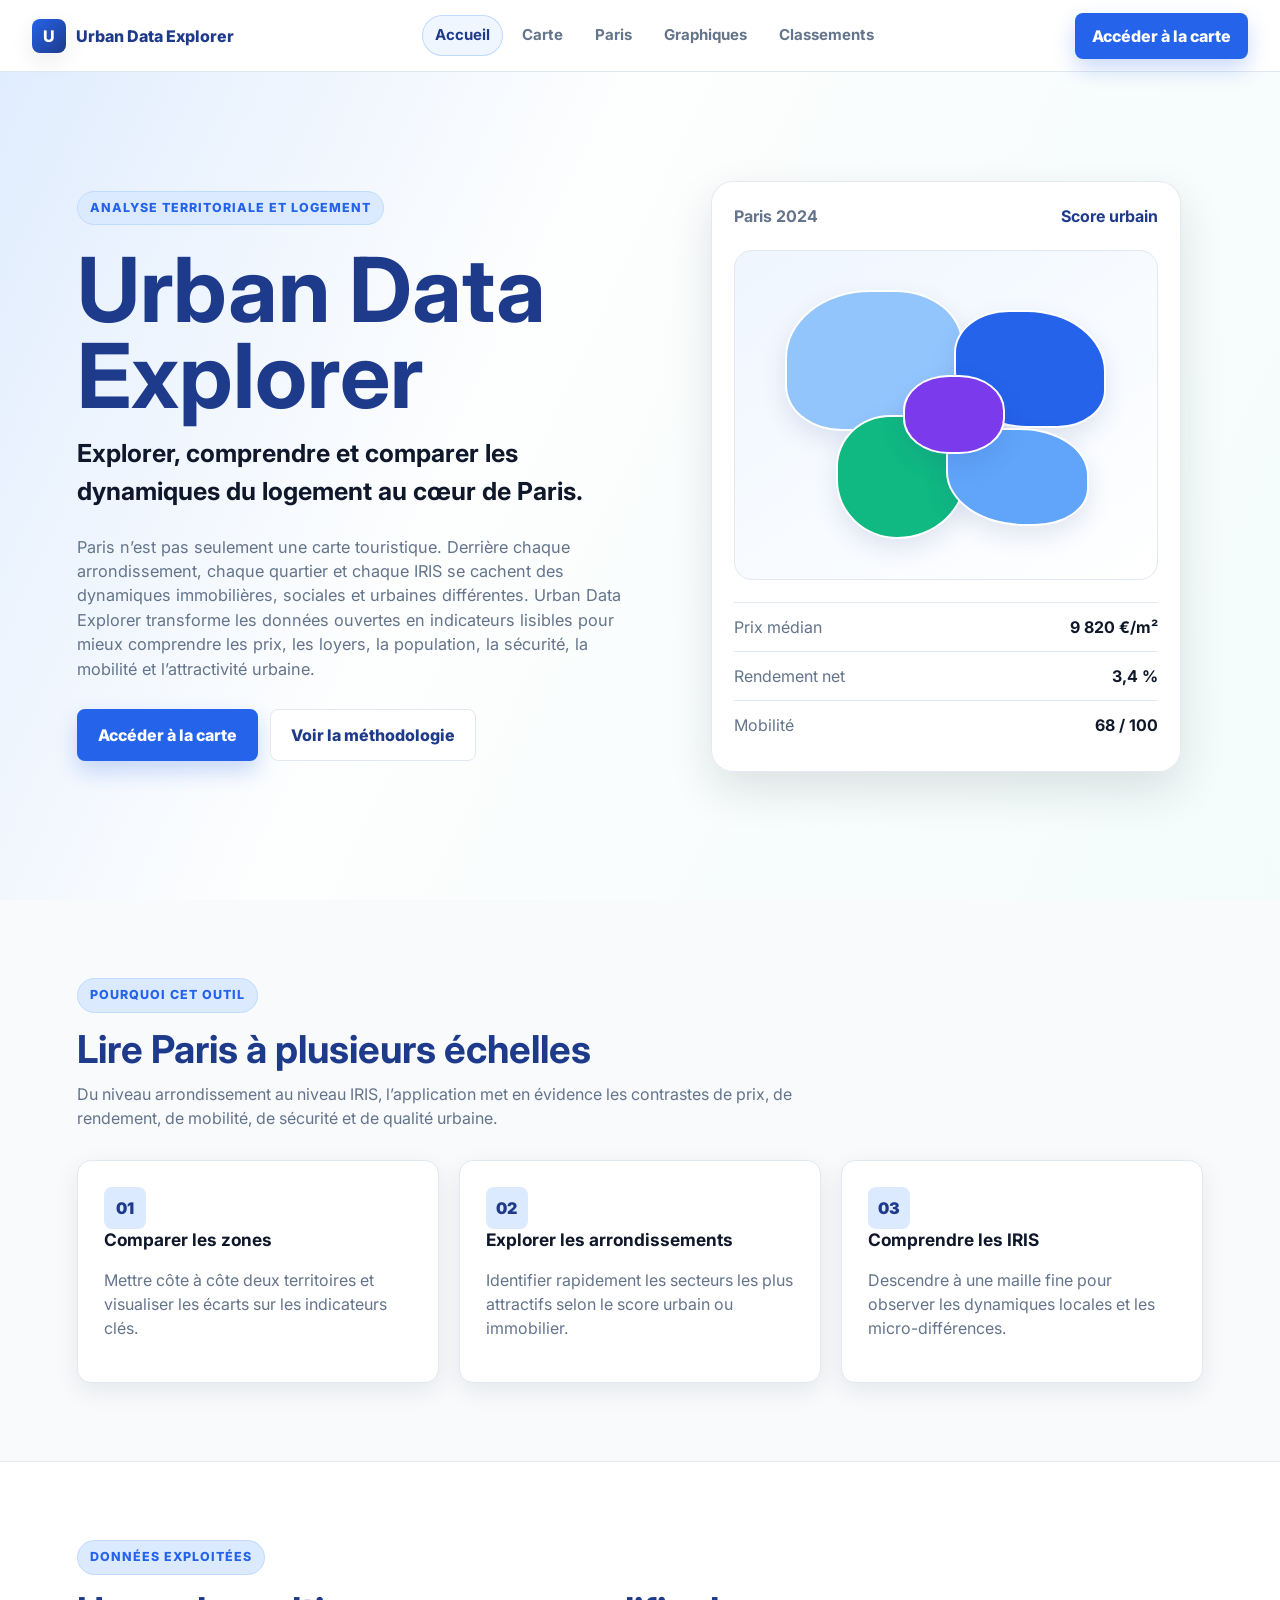
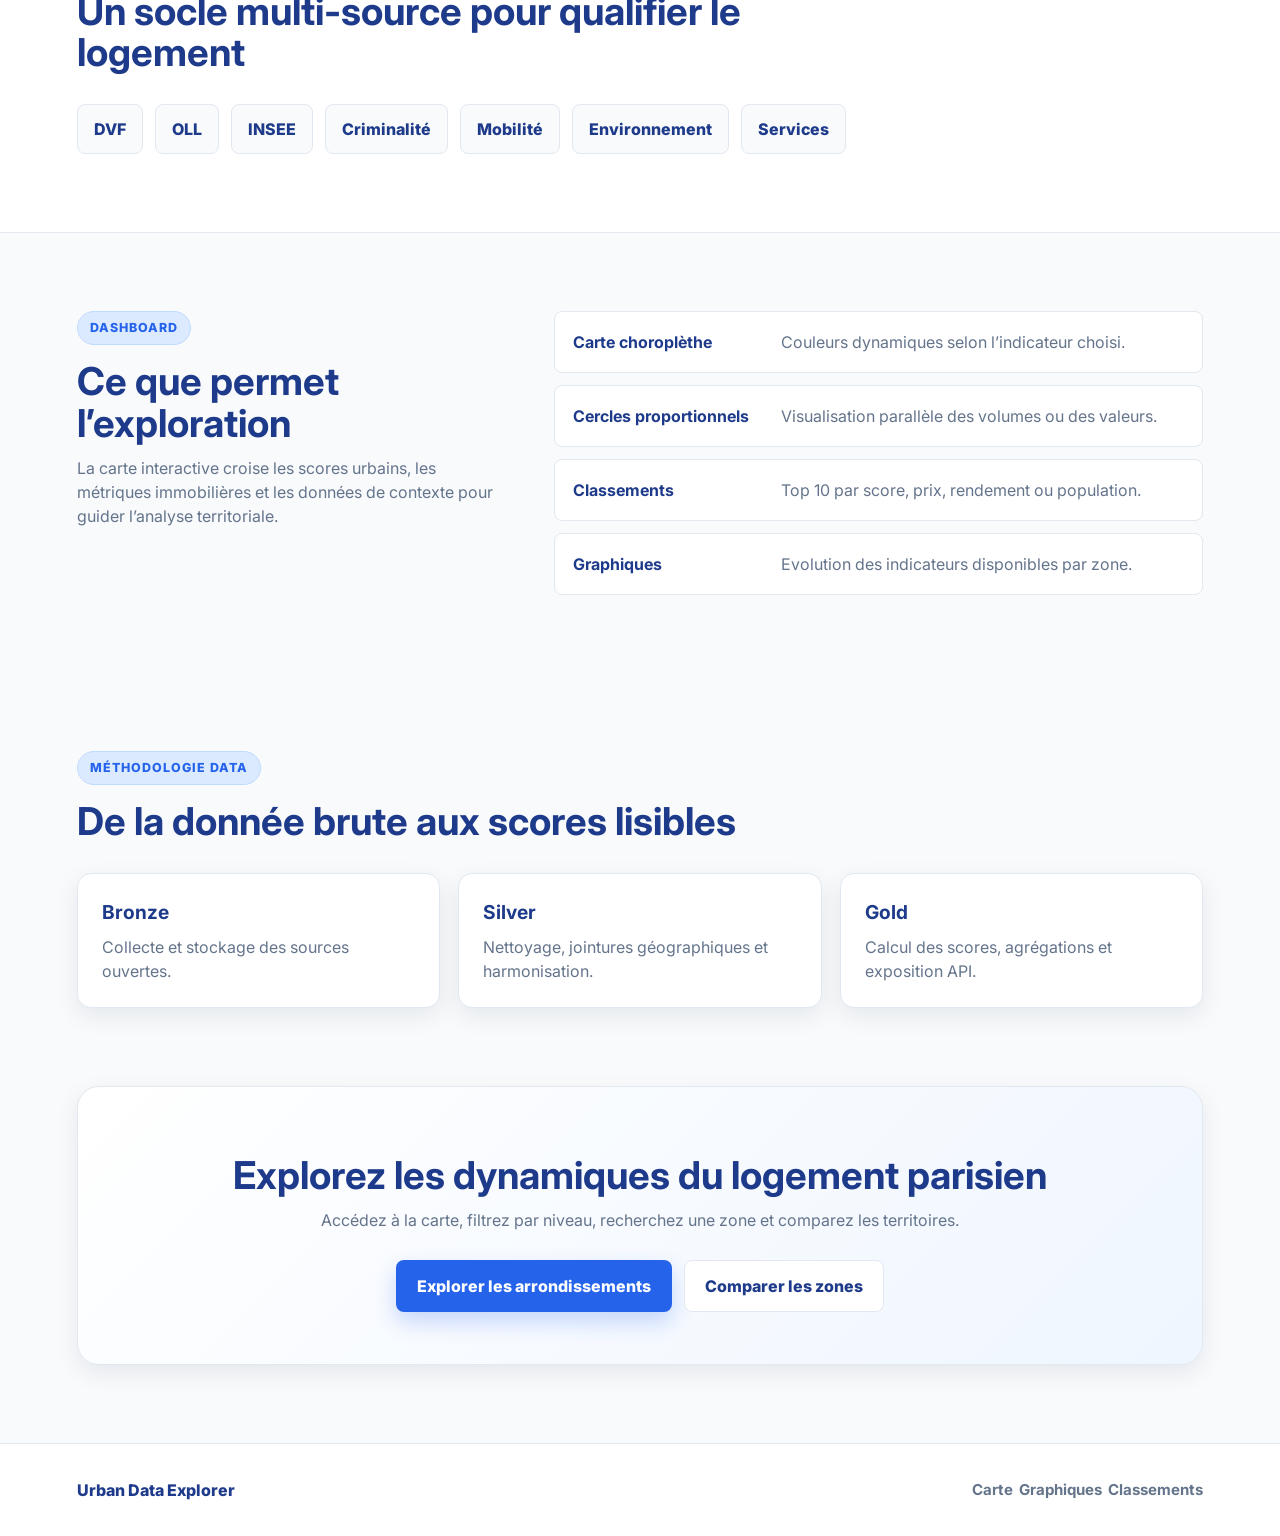
<file: frontend/index.html>
﻿<!DOCTYPE html>
<html lang="fr">
<head>
  <meta charset="UTF-8">
  <meta name="viewport" content="width=device-width, initial-scale=1.0">
  <title>Urban Data Explorer | Dynamiques du logement à Paris</title>
  <meta name="description" content="Explorer, comprendre et comparer les dynamiques du logement au coeur de Paris.">
  <link rel="preconnect" href="https://fonts.googleapis.com">
  <link rel="preconnect" href="https://fonts.gstatic.com" crossorigin>
  <link href="https://fonts.googleapis.com/css2?family=Inter:wght@400;500;600;700;800&display=swap" rel="stylesheet">
  <link rel="stylesheet" href="css/base.css">
  <link rel="stylesheet" href="css/components.css">
  <link rel="stylesheet" href="css/landing.css">
  <link rel="stylesheet" href="css/responsive.css">
</head>
<body>
  <header class="site-header">
    <a class="brand" href="index.html" aria-label="Urban Data Explorer">
      <span class="brand-mark">U</span>
      <span>Urban Data Explorer</span>
    </a>
    <nav class="site-nav" aria-label="Navigation principale"><a class="is-active" href="index.html">Accueil</a><a href="map.html">Carte</a><a href="paris.html">Paris</a><a href="graph.html">Graphiques</a><a href="ranking.html">Classements</a></nav>
    <a class="button button-primary" href="map.html">Accéder à la carte</a>
  </header>

  <main>
    <section class="hero">
      <div class="hero-content">
        <span class="eyebrow">Analyse territoriale et logement</span>
        <h1>Urban Data Explorer</h1>
        <p class="hero-subtitle">Explorer, comprendre et comparer les dynamiques du logement au cœur de Paris.</p>
        <p class="hero-text">Paris n’est pas seulement une carte touristique. Derrière chaque arrondissement, chaque quartier et chaque IRIS se cachent des dynamiques immobilières, sociales et urbaines différentes. Urban Data Explorer transforme les données ouvertes en indicateurs lisibles pour mieux comprendre les prix, les loyers, la population, la sécurité, la mobilité et l’attractivité urbaine.</p>
        <div class="hero-actions">
          <a class="button button-primary button-large" href="map.html">Accéder à la carte</a>
          <a class="button button-secondary button-large" href="methodology.html">Voir la méthodologie</a>
        </div>
      </div>
      <div class="hero-visual" aria-label="Aperçu analytique de Paris">
        <div class="paris-panel">
          <div class="panel-topline">
            <span>Paris 2024</span>
            <strong>Score urbain</strong>
          </div>
          <div class="mini-map" aria-hidden="true">
            <span class="zone zone-a"></span>
            <span class="zone zone-b"></span>
            <span class="zone zone-c"></span>
            <span class="zone zone-d"></span>
            <span class="zone zone-e"></span>
          </div>
          <div class="metric-row"><span>Prix médian</span><strong>9 820 €/m²</strong></div>
          <div class="metric-row"><span>Rendement net</span><strong>3,4 %</strong></div>
          <div class="metric-row"><span>Mobilité</span><strong>68 / 100</strong></div>
        </div>
      </div>
    </section>

    <section class="section">
      <div class="section-heading">
        <span class="eyebrow">Pourquoi cet outil </span>
        <h2>Lire Paris à plusieurs échelles</h2>
        <p>Du niveau arrondissement au niveau IRIS, l’application met en évidence les contrastes de prix, de rendement, de mobilité, de sécurité et de qualité urbaine.</p>
      </div>
      <div class="feature-grid">
        <article class="feature-card">
          <span class="icon-chip">01</span>
          <h3>Comparer les zones</h3>
          <p>Mettre côte à côte deux territoires et visualiser les écarts sur les indicateurs clés.</p>
        </article>
        <article class="feature-card">
          <span class="icon-chip">02</span>
          <h3>Explorer les arrondissements</h3>
          <p>Identifier rapidement les secteurs les plus attractifs selon le score urbain ou immobilier.</p>
        </article>
        <article class="feature-card">
          <span class="icon-chip">03</span>
          <h3>Comprendre les IRIS</h3>
          <p>Descendre à une maille fine pour observer les dynamiques locales et les micro-différences.</p>
        </article>
      </div>
    </section>

    <section class="section soft-band">
      <div class="section-heading">
        <span class="eyebrow">Données exploitées</span>
        <h2>Un socle multi-source pour qualifier le logement</h2>
      </div>
      <div class="data-strip">
        <span>DVF</span>
        <span>OLL</span>
        <span>INSEE</span>
        <span>Criminalité</span>
        <span>Mobilité</span>
        <span>Environnement</span>
        <span>Services</span>
      </div>
    </section>

    <section class="section split-section">
      <div>
        <span class="eyebrow">Dashboard</span>
        <h2>Ce que permet l’exploration</h2>
        <p>La carte interactive croise les scores urbains, les métriques immobilières et les données de contexte pour guider l’analyse territoriale.</p>
      </div>
      <div class="capability-list">
        <div><strong>Carte choroplèthe</strong><span>Couleurs dynamiques selon l’indicateur choisi.</span></div>
        <div><strong>Cercles proportionnels</strong><span>Visualisation parallèle des volumes ou des valeurs.</span></div>
        <div><strong>Classements</strong><span>Top 10 par score, prix, rendement ou population.</span></div>
        <div><strong>Graphiques</strong><span>Evolution des indicateurs disponibles par zone.</span></div>
      </div>
    </section>

    <section class="section methodology-preview">
      <div class="section-heading">
        <span class="eyebrow">Méthodologie data</span>
        <h2>De la donnée brute aux scores lisibles</h2>
      </div>
      <div class="pipeline">
        <div><strong>Bronze</strong><span>Collecte et stockage des sources ouvertes.</span></div>
        <div><strong>Silver</strong><span>Nettoyage, jointures géographiques et harmonisation.</span></div>
        <div><strong>Gold</strong><span>Calcul des scores, agrégations et exposition API.</span></div>
      </div>
    </section>

    <section class="cta-section">
      <h2>Explorez les dynamiques du logement parisien</h2>
      <p>Accédez à la carte, filtrez par niveau, recherchez une zone et comparez les territoires.</p>
      <div class="hero-actions centered">
        <a class="button button-primary button-large" href="map.html">Explorer les arrondissements</a>
        <a class="button button-secondary button-large" href="map.html#comparison">Comparer les zones</a>
      </div>
    </section>
  </main>

  <footer class="site-footer"><span>Urban Data Explorer</span><nav><a href="map.html">Carte</a><a href="graph.html">Graphiques</a><a href="ranking.html">Classements</a></nav></footer>

  <script src="js/main-landing.js"></script>
</body>
</html>
</file>
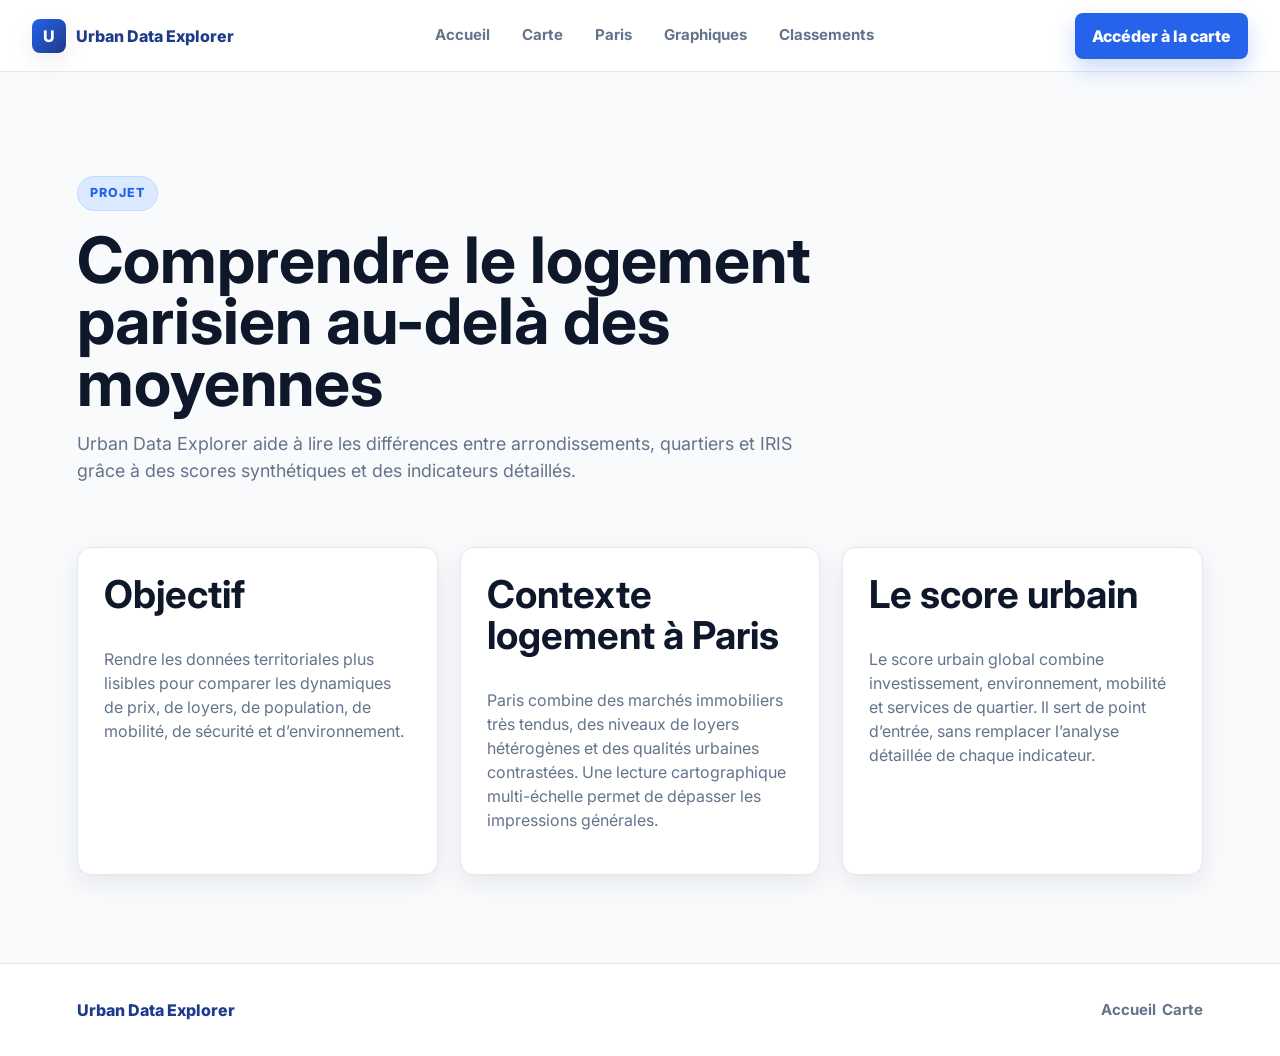
<file: frontend/about.html>
﻿<!DOCTYPE html>
<html lang="fr">
<head>
  <meta charset="UTF-8">
  <meta name="viewport" content="width=device-width, initial-scale=1.0">
  <title>Projet | Urban Data Explorer</title>
  <link rel="preconnect" href="https://fonts.googleapis.com">
  <link rel="preconnect" href="https://fonts.gstatic.com" crossorigin>
  <link href="https://fonts.googleapis.com/css2?family=Inter:wght@400;500;600;700;800&display=swap" rel="stylesheet">
  <link rel="stylesheet" href="css/base.css">
  <link rel="stylesheet" href="css/components.css">
  <link rel="stylesheet" href="css/landing.css">
  <link rel="stylesheet" href="css/responsive.css">
</head>
<body>
  <header class="site-header">
    <a class="brand" href="index.html"><span class="brand-mark">U</span><span>Urban Data Explorer</span></a>
    <nav class="site-nav"><a href="index.html">Accueil</a><a href="map.html">Carte</a><a href="paris.html">Paris</a><a href="graph.html">Graphiques</a><a href="ranking.html">Classements</a></nav>
    <a class="button button-primary" href="map.html">Accéder à la carte</a>
  </header>
  <main class="content-page">
    <section class="page-hero">
      <span class="eyebrow">Projet</span>
      <h1>Comprendre le logement parisien au-delà des moyennes</h1>
      <p>Urban Data Explorer aide à lire les différences entre arrondissements, quartiers et IRIS grâce à des scores synthétiques et des indicateurs détaillés.</p>
    </section>
    <section class="text-grid">
      <article>
        <h2>Objectif</h2>
        <p>Rendre les données territoriales plus lisibles pour comparer les dynamiques de prix, de loyers, de population, de mobilité, de sécurité et d’environnement.</p>
      </article>
      <article>
        <h2>Contexte logement à Paris</h2>
        <p>Paris combine des marchés immobiliers très tendus, des niveaux de loyers hétérogènes et des qualités urbaines contrastées. Une lecture cartographique multi-échelle permet de dépasser les impressions générales.</p>
      </article>
      <article>
        <h2>Le score urbain</h2>
        <p>Le score urbain global combine investissement, environnement, mobilité et services de quartier. Il sert de point d’entrée, sans remplacer l’analyse détaillée de chaque indicateur.</p>
      </article>
    </section>
  </main>
  <footer class="site-footer"><span>Urban Data Explorer</span><nav><a href="index.html">Accueil</a><a href="map.html">Carte</a></nav></footer>
</body>
</html>
</file>
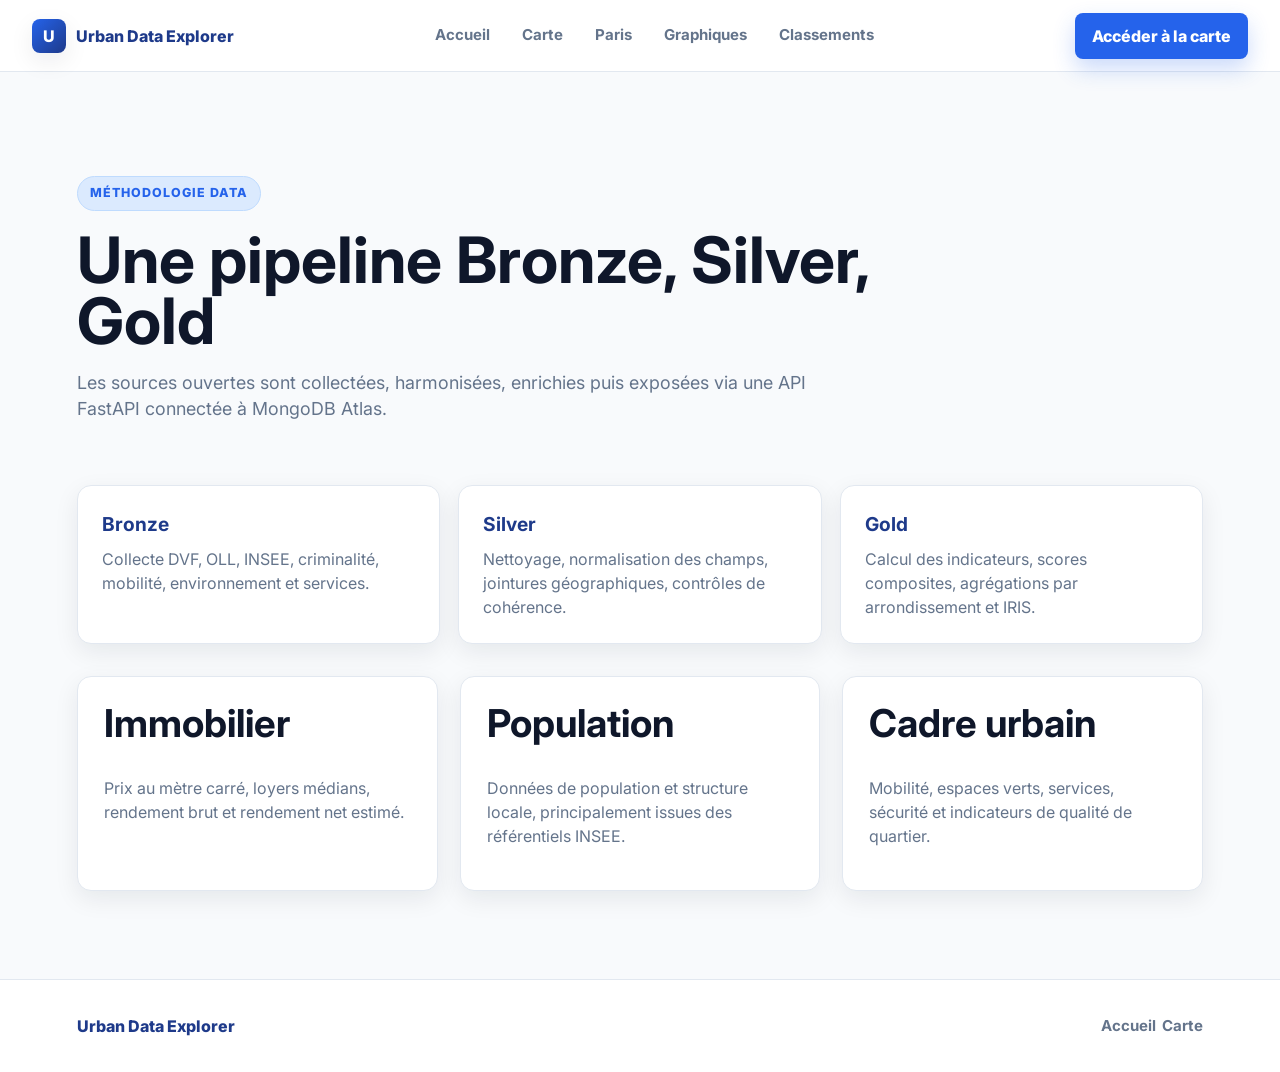
<file: frontend/methodology.html>
﻿<!DOCTYPE html>
<html lang="fr">
<head>
  <meta charset="UTF-8">
  <meta name="viewport" content="width=device-width, initial-scale=1.0">
  <title>Méthodologie | Urban Data Explorer</title>
  <link rel="preconnect" href="https://fonts.googleapis.com">
  <link rel="preconnect" href="https://fonts.gstatic.com" crossorigin>
  <link href="https://fonts.googleapis.com/css2?family=Inter:wght@400;500;600;700;800&display=swap" rel="stylesheet">
  <link rel="stylesheet" href="css/base.css">
  <link rel="stylesheet" href="css/components.css">
  <link rel="stylesheet" href="css/landing.css">
  <link rel="stylesheet" href="css/responsive.css">
</head>
<body>
  <header class="site-header">
    <a class="brand" href="index.html"><span class="brand-mark">U</span><span>Urban Data Explorer</span></a>
    <nav class="site-nav"><a href="index.html">Accueil</a><a href="map.html">Carte</a><a href="paris.html">Paris</a><a href="graph.html">Graphiques</a><a href="ranking.html">Classements</a></nav>
    <a class="button button-primary" href="map.html">Accéder à la carte</a>
  </header>
  <main class="content-page">
    <section class="page-hero">
      <span class="eyebrow">Méthodologie data</span>
      <h1>Une pipeline Bronze, Silver, Gold</h1>
      <p>Les sources ouvertes sont collectées, harmonisées, enrichies puis exposées via une API FastAPI connectée à MongoDB Atlas.</p>
    </section>
    <section class="pipeline large">
      <div><strong>Bronze</strong><span>Collecte DVF, OLL, INSEE, criminalité, mobilité, environnement et services.</span></div>
      <div><strong>Silver</strong><span>Nettoyage, normalisation des champs, jointures géographiques, contrôles de cohérence.</span></div>
      <div><strong>Gold</strong><span>Calcul des indicateurs, scores composites, agrégations par arrondissement et IRIS.</span></div>
    </section>
    <section class="text-grid">
      <article><h2>Immobilier</h2><p>Prix au mètre carré, loyers médians, rendement brut et rendement net estimé.</p></article>
      <article><h2>Population</h2><p>Données de population et structure locale, principalement issues des référentiels INSEE.</p></article>
      <article><h2>Cadre urbain</h2><p>Mobilité, espaces verts, services, sécurité et indicateurs de qualité de quartier.</p></article>
    </section>
  </main>
  <footer class="site-footer"><span>Urban Data Explorer</span><nav><a href="index.html">Accueil</a><a href="map.html">Carte</a></nav></footer>
</body>
</html>
</file>
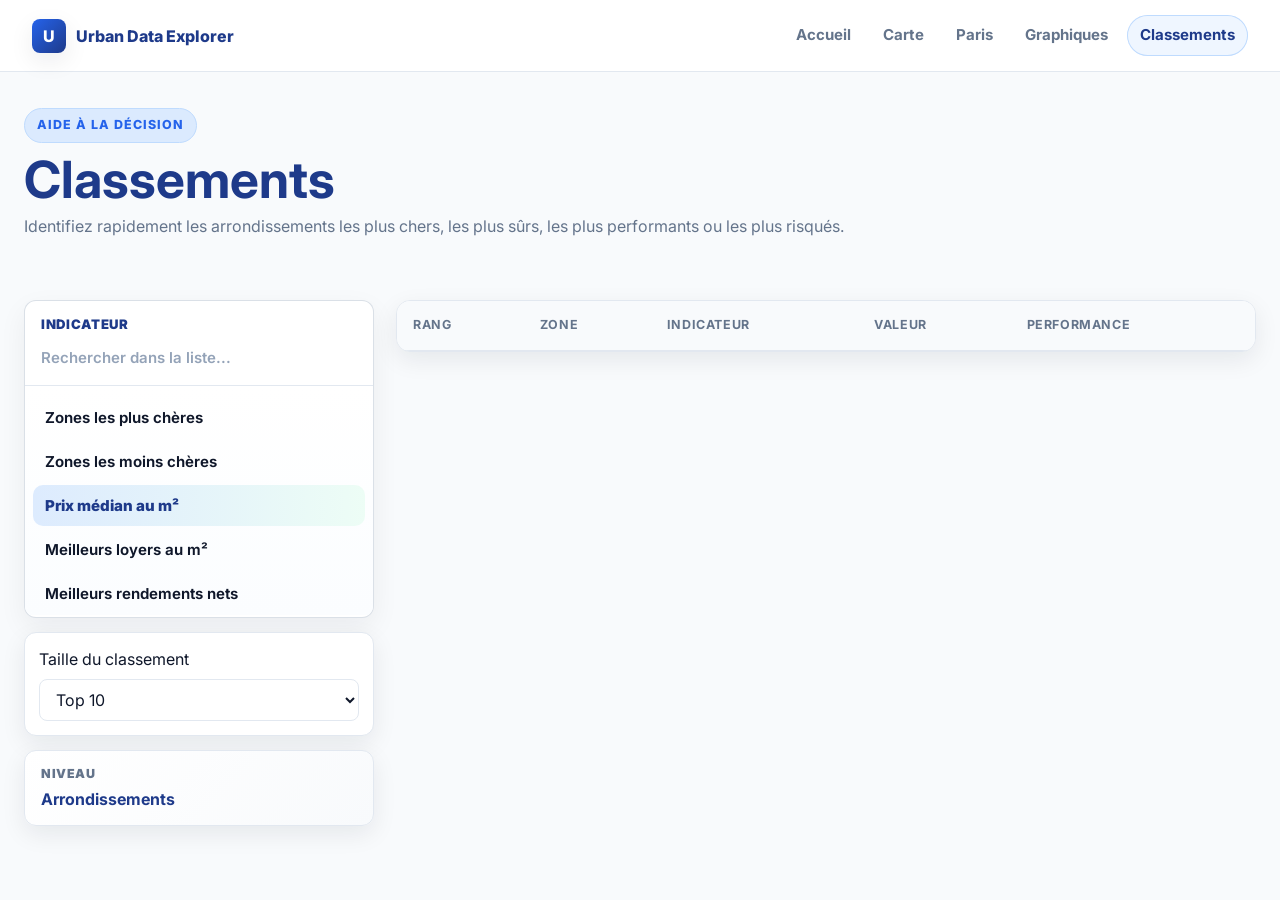
<file: frontend/ranking.html>
﻿<!DOCTYPE html>
<html lang="fr">
<head>
  <meta charset="UTF-8">
  <meta name="viewport" content="width=device-width, initial-scale=1.0">
  <title>Classements | Urban Data Explorer</title>
  <link rel="preconnect" href="https://fonts.googleapis.com">
  <link rel="preconnect" href="https://fonts.gstatic.com" crossorigin>
  <link href="https://fonts.googleapis.com/css2?family=Inter:wght@400;500;600;700;800&display=swap" rel="stylesheet">
  <link rel="stylesheet" href="css/base.css">
  <link rel="stylesheet" href="css/components.css">
  <link rel="stylesheet" href="css/dashboard.css">
  <link rel="stylesheet" href="css/responsive.css">
</head>
<body>
  <header class="site-header">
    <a class="brand" href="index.html"><span class="brand-mark">U</span><span>Urban Data Explorer</span></a>
    <nav class="site-nav" aria-label="Navigation principale">
      <a href="index.html">Accueil</a>
      <a href="map.html">Carte</a>
      <a href="paris.html">Paris</a>
      <a href="graph.html">Graphiques</a>
      <a class="is-active" href="ranking.html">Classements</a>
    </nav>
  </header>

  <main class="dashboard-page">
    <section class="dashboard-hero">
      <div>
        <span class="eyebrow">Aide à la décision</span>
        <h1>Classements</h1>
        <p>Identifiez rapidement les arrondissements les plus chers, les plus sûrs, les plus performants ou les plus risqués.</p>
      </div>
    </section>

    <section id="decision-cards" class="decision-cards"></section>

    <section class="analysis-layout ranking-layout">
      <aside class="analysis-sidebar">
        <div class="list-picker unified-list">
          <label class="search-select-label" for="ranking-search">Indicateur</label>
          <input id="ranking-search" class="control-input list-search" type="search" placeholder="Rechercher dans la liste...">
          <select id="ranking-indicator" class="control-input" size="12"></select>
        </div>

        <label class="dashboard-control compact-control">
          <span class="panel-label">Taille du classement</span>
          <select id="ranking-top" class="control-input">
            <option value="10">Top 10</option>
            <option value="20">Top 20</option>
          </select>
        </label>

        <div class="status-pill">
          <span>Niveau</span>
          <strong>Arrondissements</strong>
        </div>
      </aside>

      <section class="ranking-panel analysis-content">
        <table class="ranking-table">
          <thead>
            <tr>
              <th>Rang</th>
              <th>Zone</th>
              <th>Indicateur</th>
              <th>Valeur</th>
              <th>Performance</th>
            </tr>
          </thead>
          <tbody id="ranking-table-body"></tbody>
        </table>
      </section>
    </section>
  </main>

  <script src="js/config.js"></script>
  <script src="js/api.js"></script>
  <script src="js/ui.js"></script>
  <script src="js/main-ranking.js"></script>
</body>
</html>
</file>
<file: frontend/css/base.css>
﻿:root {
  --color-bg: #f8fafc;
  --color-surface: #ffffff;
  --color-surface-soft: #f1f5f9;
  --color-text: #0f172a;
  --color-muted: #64748b;
  --color-border: #e2e8f0;
  --color-primary: #2563eb;
  --color-primary-dark: #1e3a8a;
  --color-primary-soft: #dbeafe;
  --color-accent: #10b981;
  --color-violet: #7c3aed;
  --shadow-sm: 0 8px 24px rgba(15, 23, 42, 0.08);
  --shadow-md: 0 18px 45px rgba(15, 23, 42, 0.12);
  --radius-sm: 8px;
  --radius-md: 14px;
  --radius-lg: 22px;
  --header-height: 72px;
  --font-main: "Inter", Arial, sans-serif;
}

* {
  box-sizing: border-box;
}

html {
  scroll-behavior: smooth;
}

body {
  margin: 0;
  background: var(--color-bg);
  color: var(--color-text);
  font-family: var(--font-main);
  line-height: 1.5;
}

a {
  color: inherit;
  text-decoration: none;
}

button,
input,
select {
  font: inherit;
}

button {
  cursor: pointer;
}

img,
canvas {
  max-width: 100%;
}

h1,
h2,
h3,
p {
  margin-top: 0;
}

h1 {
  font-size: clamp(2.9rem, 7vw, 5.9rem);
  line-height: 0.96;
  letter-spacing: 0;
}

h2 {
  font-size: clamp(1.8rem, 3vw, 2.8rem);
  line-height: 1.08;
  letter-spacing: 0;
}

h3 {
  font-size: 1.08rem;
  line-height: 1.25;
}

p {
  color: var(--color-muted);
}

.site-header,
.map-header {
  height: var(--header-height);
  display: flex;
  align-items: center;
  justify-content: space-between;
  gap: 24px;
  padding: 0 32px;
  background: rgba(255, 255, 255, 0.92);
  border-bottom: 1px solid var(--color-border);
  backdrop-filter: blur(18px);
  position: sticky;
  top: 0;
  z-index: 20;
}

.brand {
  display: inline-flex;
  align-items: center;
  gap: 10px;
  font-weight: 800;
  color: var(--color-primary-dark);
  white-space: nowrap;
}

.brand-mark {
  display: inline-grid;
  place-items: center;
  width: 34px;
  height: 34px;
  border-radius: 8px;
  color: white;
  background: linear-gradient(135deg, var(--color-primary), var(--color-primary-dark));
  box-shadow: var(--shadow-sm);
}

.site-nav,
.map-nav,
.site-footer nav {
  display: flex;
  align-items: center;
  gap: 6px;
  color: var(--color-muted);
  font-weight: 700;
  font-size: 0.94rem;
}

.site-nav a,
.map-nav a {
  border-radius: 999px;
  padding: 9px 13px;
  transition: color 160ms ease, background 160ms ease, transform 160ms ease;
}

.site-nav a:hover,
.map-nav a:hover {
  color: var(--color-primary);
  background: var(--color-primary-soft);
  transform: translateY(-1px);
}

.site-nav a.is-active,
.map-nav a.is-active {
  color: var(--color-primary-dark);
  background: #eff6ff;
  box-shadow: inset 0 0 0 1px #bfdbfe;
}

.site-footer a:hover {
  color: var(--color-primary);
}

.site-footer {
  display: flex;
  align-items: center;
  justify-content: space-between;
  gap: 24px;
  padding: 34px 6vw;
  color: var(--color-muted);
  border-top: 1px solid var(--color-border);
  background: var(--color-surface);
}

.site-footer > span {
  color: var(--color-primary-dark);
  font-weight: 800;
}

.eyebrow {
  display: inline-flex;
  align-items: center;
  color: var(--color-primary);
  background: var(--color-primary-soft);
  border: 1px solid #bfdbfe;
  border-radius: 999px;
  padding: 7px 12px;
  font-size: 0.78rem;
  font-weight: 800;
  text-transform: uppercase;
  letter-spacing: 0.08em;
}

.content-page {
  padding: 48px 6vw 88px;
}

.page-hero {
  max-width: 900px;
  padding: 56px 0 44px;
}

.page-hero h1 {
  margin: 18px 0;
  font-size: clamp(2.4rem, 5vw, 4.6rem);
}

.page-hero p {
  max-width: 760px;
  font-size: 1.12rem;
}

.text-grid {
  display: grid;
  grid-template-columns: repeat(3, minmax(0, 1fr));
  gap: 22px;
}

.text-grid article {
  background: var(--color-surface);
  border: 1px solid var(--color-border);
  border-radius: var(--radius-md);
  padding: 26px;
  box-shadow: var(--shadow-sm);
}
</file>
<file: frontend/css/components.css>
﻿.button {
  display: inline-flex;
  align-items: center;
  justify-content: center;
  gap: 8px;
  min-height: 40px;
  padding: 10px 16px;
  border: 1px solid transparent;
  border-radius: 8px;
  font-weight: 800;
  transition: transform 160ms ease, box-shadow 160ms ease, background 160ms ease;
}

.button:hover {
  transform: translateY(-1px);
}

.button-primary {
  color: #ffffff;
  background: var(--color-primary);
  box-shadow: 0 10px 22px rgba(37, 99, 235, 0.24);
}

.button-primary:hover {
  background: #1d4ed8;
}

.button-secondary {
  color: var(--color-primary-dark);
  background: #ffffff;
  border-color: var(--color-border);
}

.button-secondary:hover {
  border-color: #bfdbfe;
  box-shadow: var(--shadow-sm);
}

.button-large {
  min-height: 48px;
  padding: 13px 20px;
}

.text-button {
  border: 0;
  background: transparent;
  color: var(--color-primary);
  font-weight: 800;
}

.icon-button {
  width: 42px;
  height: 42px;
  display: inline-grid;
  place-items: center;
  border: 1px solid var(--color-border);
  border-radius: 8px;
  color: var(--color-primary-dark);
  background: #ffffff;
  box-shadow: var(--shadow-sm);
  font-weight: 900;
}

.control-input,
.search-box input {
  width: 100%;
  height: 42px;
  border: 1px solid var(--color-border);
  border-radius: 8px;
  background: #ffffff;
  color: var(--color-text);
  padding: 0 12px;
  outline: none;
}

.control-input:focus,
.search-box input:focus {
  border-color: #93c5fd;
  box-shadow: 0 0 0 4px rgba(37, 99, 235, 0.12);
}

.segmented {
  display: grid;
  grid-template-columns: 1fr 1fr;
  gap: 6px;
  padding: 5px;
  border: 1px solid var(--color-border);
  border-radius: 10px;
  background: var(--color-surface-soft);
}

.segment {
  min-height: 38px;
  border: 0;
  border-radius: 8px;
  background: transparent;
  color: var(--color-muted);
  font-weight: 800;
}

.segment.is-active {
  color: #ffffff;
  background: var(--color-primary);
  box-shadow: 0 8px 18px rgba(37, 99, 235, 0.2);
}

.kpi-grid {
  display: grid;
  grid-template-columns: repeat(2, minmax(0, 1fr));
  gap: 10px;
}

.kpi-card {
  border: 1px solid var(--color-border);
  border-radius: 8px;
  background: #ffffff;
  padding: 12px;
}

.kpi-card span {
  display: block;
  color: var(--color-muted);
  font-size: 0.75rem;
  font-weight: 700;
}

.kpi-card strong {
  display: block;
  margin-top: 5px;
  color: var(--color-text);
  font-size: 1rem;
}

.kpi-card .score-track {
  height: 7px;
  margin-top: 10px;
  border-radius: 999px;
  background: #e2e8f0;
  overflow: hidden;
}

.kpi-card .score-track span {
  display: block;
  height: 100%;
  border-radius: inherit;
  background: linear-gradient(90deg, var(--color-primary), var(--color-accent));
  animation: grow-bar 520ms ease both;
}

.badge {
  display: inline-flex;
  align-items: center;
  border-radius: 999px;
  padding: 5px 10px;
  color: var(--color-primary-dark);
  background: var(--color-primary-soft);
  font-size: 0.78rem;
  font-weight: 800;
}

.loader-overlay {
  position: fixed;
  inset: 0;
  display: none;
  place-items: center;
  gap: 12px;
  z-index: 100;
  background: rgba(248, 250, 252, 0.74);
  backdrop-filter: blur(6px);
  color: var(--color-primary-dark);
  font-weight: 800;
}

.loader-overlay.is-visible {
  display: grid;
}

.loader {
  width: 46px;
  height: 46px;
  border-radius: 50%;
  border: 4px solid #d9f99d;
  border-top-color: var(--color-accent);
  animation: spin 850ms linear infinite;
}

@keyframes spin {
  to { transform: rotate(360deg); }
}

.helper-text {
  margin: 8px 0 0;
  font-size: 0.82rem;
}

.range-input {
  width: 100%;
  accent-color: var(--color-primary);
}

.range-labels {
  display: flex;
  justify-content: space-between;
  margin-top: 4px;
  color: var(--color-muted);
  font-size: 0.78rem;
  font-weight: 700;
}

.year-value {
  color: var(--color-primary-dark);
  font-size: 1rem;
}

.swatch-row {
  display: flex;
  flex-wrap: wrap;
  gap: 10px;
}

.swatch-button {
  width: 36px;
  height: 36px;
  border: 2px solid #ffffff;
  border-radius: 999px;
  background: var(--swatch, #2563eb);
  box-shadow: 0 0 0 1px var(--color-border), var(--shadow-sm);
  transition: transform 160ms ease, box-shadow 160ms ease;
}

.swatch-button:hover {
  transform: translateY(-1px);
}

.swatch-button.is-active {
  box-shadow: 0 0 0 3px rgba(37, 99, 235, 0.24), 0 0 0 1px var(--color-primary), var(--shadow-sm);
}

.palette-swatch {
  background: linear-gradient(135deg, var(--swatch-a), var(--swatch-b), var(--swatch-c));
}

.list-picker {
  width: 100%;
  min-width: 0;
  overflow: hidden;
  border: 1px solid rgba(148, 163, 184, 0.34);
  border-radius: 12px;
  background: #ffffff;
  box-shadow: 0 10px 28px rgba(15, 23, 42, 0.06);
}

.unified-list {
  max-width: 350px;
}

.search-select-label {
  display: block;
  margin: 0;
  padding: 14px 16px 6px;
  color: var(--color-primary-dark);
  font-size: 0.82rem;
  font-weight: 900;
  text-transform: uppercase;
  letter-spacing: 0.05em;
}

.list-search {
  height: 44px;
  border: 0;
  border-radius: 0;
  padding: 0 16px 10px;
  background: #ffffff;
  color: var(--color-text);
  font-size: 0.94rem;
  font-weight: 600;
}

.list-search::placeholder {
  color: #94a3b8;
}

.list-search:focus {
  box-shadow: inset 0 -2px 0 var(--color-primary);
}

.list-picker select[size],
.dashboard-control select[size] {
  width: 100%;
  min-height: 230px;
  max-height: 360px;
  overflow-x: hidden;
  overflow-y: auto;
  border: 0;
  border-top: 1px solid var(--color-border);
  border-radius: 0;
  padding: 8px;
  background: linear-gradient(180deg, #ffffff, #fbfdff);
  color: var(--color-text);
  font-size: 0.94rem;
  scrollbar-width: thin;
  scrollbar-color: #cbd5e1 transparent;
}

.list-picker select[size]::-webkit-scrollbar,
.dashboard-control select[size]::-webkit-scrollbar {
  width: 8px;
  height: 0;
}

.list-picker select[size]::-webkit-scrollbar-thumb,
.dashboard-control select[size]::-webkit-scrollbar-thumb {
  border-radius: 999px;
  background: #cbd5e1;
}

.list-picker select[size] option,
.dashboard-control select[size] option {
  margin: 3px 0;
  padding: 11px 12px;
  border-radius: 10px;
  overflow: hidden;
  color: var(--color-text);
  text-overflow: ellipsis;
  white-space: nowrap;
  font-size: 0.94rem;
  font-weight: 650;
}

.list-picker select[size] option:hover,
.dashboard-control select[size] option:hover {
  background: #f1f5f9;
}

.list-picker select[size] option:checked,
.dashboard-control select[size] option:checked {
  color: var(--color-primary-dark);
  background: linear-gradient(90deg, rgba(219, 234, 254, 0.95), rgba(236, 253, 245, 0.95));
  font-weight: 850;
}

.status-pill {
  display: grid;
  gap: 4px;
  padding: 14px 16px;
  border: 1px solid var(--color-border);
  border-radius: 12px;
  background: linear-gradient(135deg, #ffffff, #f8fafc);
  box-shadow: var(--shadow-sm);
}

.status-pill span {
  color: var(--color-muted);
  font-size: 0.78rem;
  font-weight: 900;
  text-transform: uppercase;
  letter-spacing: 0.05em;
}

.status-pill strong {
  color: var(--color-primary-dark);
  font-size: 1rem;
}
</file>
<file: frontend/css/landing.css>
﻿.hero {
  min-height: calc(100vh - var(--header-height));
  display: grid;
  grid-template-columns: minmax(0, 1.05fr) minmax(340px, 0.95fr);
  gap: 42px;
  align-items: center;
  padding: 52px 6vw 72px;
  background:
    linear-gradient(115deg, rgba(219, 234, 254, 0.82), rgba(255, 255, 255, 0.78) 38%, rgba(240, 253, 250, 0.72)),
    var(--color-bg);
}

.hero-content {
  max-width: 840px;
}

.hero h1 {
  margin: 22px 0 16px;
  color: var(--color-primary-dark);
}

.hero-subtitle {
  max-width: 720px;
  color: var(--color-text);
  font-size: clamp(1.2rem, 2vw, 1.55rem);
  font-weight: 700;
}

.hero-text {
  max-width: 760px;
  font-size: 1.02rem;
}

.hero-actions {
  display: flex;
  flex-wrap: wrap;
  gap: 12px;
  margin-top: 28px;
}

.hero-actions.centered {
  justify-content: center;
}

.hero-visual {
  display: grid;
  place-items: center;
}

.paris-panel {
  width: min(100%, 470px);
  background: rgba(255, 255, 255, 0.92);
  border: 1px solid rgba(226, 232, 240, 0.92);
  border-radius: 22px;
  padding: 22px;
  box-shadow: var(--shadow-md);
}

.panel-topline,
.metric-row {
  display: flex;
  justify-content: space-between;
  gap: 16px;
}

.panel-topline {
  color: var(--color-muted);
  font-weight: 700;
}

.panel-topline strong {
  color: var(--color-primary-dark);
}

.mini-map {
  position: relative;
  height: 330px;
  margin: 22px 0;
  border-radius: 18px;
  background: linear-gradient(145deg, #eff6ff, #ffffff);
  overflow: hidden;
  border: 1px solid var(--color-border);
}

.zone {
  position: absolute;
  display: block;
  border: 2px solid #ffffff;
  box-shadow: 0 10px 24px rgba(30, 58, 138, 0.12);
}

.zone-a { width: 42%; height: 43%; left: 12%; top: 12%; border-radius: 48% 38% 44% 32%; background: #93c5fd; }
.zone-b { width: 36%; height: 36%; right: 12%; top: 18%; border-radius: 36% 52% 32% 48%; background: #2563eb; }
.zone-c { width: 31%; height: 38%; left: 24%; bottom: 12%; border-radius: 42% 30% 54% 48%; background: #10b981; }
.zone-d { width: 34%; height: 30%; right: 16%; bottom: 16%; border-radius: 28% 48% 38% 55%; background: #60a5fa; }
.zone-e { width: 24%; height: 24%; left: 40%; top: 38%; border-radius: 45%; background: #7c3aed; }

.metric-row {
  padding: 12px 0;
  border-top: 1px solid var(--color-border);
}

.metric-row span {
  color: var(--color-muted);
}

.metric-row strong {
  color: var(--color-text);
}

.section {
  padding: 78px 6vw;
}

.section-heading {
  max-width: 780px;
  margin-bottom: 30px;
}

.section-heading h2,
.split-section h2,
.cta-section h2 {
  margin: 16px 0 12px;
  color: var(--color-primary-dark);
}

.feature-grid {
  display: grid;
  grid-template-columns: repeat(3, minmax(0, 1fr));
  gap: 20px;
}

.feature-card {
  background: var(--color-surface);
  border: 1px solid var(--color-border);
  border-radius: var(--radius-md);
  padding: 26px;
  box-shadow: var(--shadow-sm);
}

.icon-chip {
  display: inline-grid;
  place-items: center;
  width: 42px;
  height: 42px;
  border-radius: 8px;
  color: var(--color-primary-dark);
  background: var(--color-primary-soft);
  font-weight: 900;
}

.soft-band {
  background: #ffffff;
  border-block: 1px solid var(--color-border);
}

.data-strip {
  display: flex;
  flex-wrap: wrap;
  gap: 12px;
}

.data-strip span {
  padding: 12px 16px;
  border: 1px solid var(--color-border);
  border-radius: 8px;
  background: var(--color-bg);
  color: var(--color-primary-dark);
  font-weight: 800;
}

.split-section {
  display: grid;
  grid-template-columns: 0.8fr 1.2fr;
  gap: 44px;
  align-items: start;
}

.capability-list {
  display: grid;
  gap: 12px;
}

.capability-list div {
  display: grid;
  grid-template-columns: 190px 1fr;
  gap: 18px;
  align-items: center;
  padding: 18px;
  border: 1px solid var(--color-border);
  border-radius: 8px;
  background: #ffffff;
}

.capability-list strong {
  color: var(--color-primary-dark);
}

.capability-list span {
  color: var(--color-muted);
}

.pipeline {
  display: grid;
  grid-template-columns: repeat(3, minmax(0, 1fr));
  gap: 18px;
}

.pipeline div {
  position: relative;
  padding: 24px;
  border: 1px solid var(--color-border);
  border-radius: var(--radius-md);
  background: #ffffff;
  box-shadow: var(--shadow-sm);
}

.pipeline strong {
  display: block;
  margin-bottom: 8px;
  color: var(--color-primary-dark);
  font-size: 1.2rem;
}

.pipeline span {
  color: var(--color-muted);
}

.pipeline.large {
  margin-bottom: 32px;
}

.cta-section {
  margin: 0 6vw 78px;
  padding: 52px 24px;
  text-align: center;
  border: 1px solid var(--color-border);
  border-radius: 22px;
  background: linear-gradient(135deg, #ffffff, #eff6ff);
  box-shadow: var(--shadow-sm);
}
</file>
<file: frontend/css/responsive.css>
﻿@media (max-width: 1180px) {
  .map-shell {
    grid-template-columns: 300px minmax(0, 1fr);
  }

  .details-panel {
    position: fixed;
    top: var(--header-height);
    right: 0;
    bottom: 0;
    width: min(390px, 92vw);
    z-index: 25;
    transform: translateX(100%);
    transition: transform 180ms ease;
    box-shadow: var(--shadow-md);
  }

  .details-panel.is-open {
    transform: translateX(0);
  }
}

@media (max-width: 920px) {
  .site-header,
  .map-header {
    height: auto;
    min-height: var(--header-height);
    flex-wrap: wrap;
    padding: 14px 18px;
  }

  .site-nav,
  .map-nav {
    order: 3;
    width: 100%;
    justify-content: flex-start;
    flex-wrap: wrap;
    overflow-x: hidden;
  }

  .hero,
  .split-section,
  .text-grid,
  .feature-grid,
  .pipeline {
    grid-template-columns: 1fr;
  }

  .hero {
    padding-top: 36px;
  }

  .capability-list div {
    grid-template-columns: 1fr;
  }

  .map-body {
    overflow: auto;
  }

  .map-shell {
    height: auto;
    min-height: calc(100vh - var(--header-height));
    grid-template-columns: 1fr;
  }

  .sidebar {
    max-height: none;
    border-right: 0;
    border-bottom: 1px solid var(--color-border);
  }

  .map-stage {
    height: 68vh;
  }
}

@media (max-width: 640px) {
  h1 {
    font-size: 2.7rem;
  }

  .site-header .button {
    width: 100%;
  }

  .site-footer {
    align-items: flex-start;
    flex-direction: column;
  }

  .section,
  .content-page {
    padding-inline: 20px;
  }

  .hero {
    padding-inline: 20px;
  }

  .paris-panel {
    padding: 16px;
  }

  .mini-map {
    height: 250px;
  }

  .kpi-grid,
  .comparison-actions {
    grid-template-columns: 1fr;
  }

  .ranking-item,
  .comparison-row {
    grid-template-columns: 28px 1fr;
  }

  .ranking-item strong,
  .comparison-row > strong,
  .comparison-row > span:last-of-type {
    grid-column: 2;
  }
}
</file>
<file: frontend/css/dashboard.css>
.dashboard-page {
  min-height: calc(100vh - var(--header-height));
  width: min(1400px, calc(100% - 48px));
  margin: 0 auto;
  padding: 36px 0 72px;
}

.dashboard-hero {
  display: grid;
  grid-template-columns: minmax(0, 1fr) auto;
  gap: 24px;
  align-items: end;
  margin-bottom: 24px;
}

.dashboard-hero h1 {
  margin: 12px 0 10px;
  color: var(--color-primary-dark);
  font-size: clamp(2.2rem, 4vw, 4rem);
}

.dashboard-controls {
  display: grid;
  grid-template-columns: repeat(4, minmax(170px, 1fr));
  gap: 14px;
  margin-bottom: 22px;
  padding: 18px;
  border: 1px solid var(--color-border);
  border-radius: var(--radius-md);
  background: var(--color-surface);
  box-shadow: var(--shadow-sm);
}

.dashboard-control {
  display: grid;
  gap: 8px;
}

.compact-control {
  padding: 14px;
  border: 1px solid var(--color-border);
  border-radius: 12px;
  background: #ffffff;
  box-shadow: var(--shadow-sm);
}

.analysis-layout {
  display: grid;
  grid-template-columns: minmax(300px, 350px) minmax(0, 1fr);
  align-items: start;
  gap: 22px;
}

.analysis-sidebar {
  position: sticky;
  top: calc(var(--header-height) + 18px);
  display: grid;
  gap: 14px;
  min-width: 0;
}

.analysis-content {
  min-width: 0;
}

.dashboard-grid {
  display: grid;
  grid-template-columns: repeat(3, minmax(0, 1fr));
  gap: 16px;
}

.graph-layout .dashboard-grid {
  grid-template-columns: repeat(2, minmax(0, 1fr));
}

.dashboard-card {
  height: 320px;
  min-height: 0;
  padding: 18px;
  border: 1px solid var(--color-border);
  border-radius: 14px;
  background: var(--color-surface);
  box-shadow: var(--shadow-sm);
  transition: transform 160ms ease, box-shadow 160ms ease, border-color 160ms ease;
}

.dashboard-card:hover {
  transform: translateY(-2px);
  border-color: #cbd5e1;
  box-shadow: 0 16px 36px rgba(15, 23, 42, 0.1);
}

.dashboard-card h2 {
  margin-bottom: 10px;
  color: var(--color-primary-dark);
  font-size: 1rem;
}

.dashboard-card p {
  min-height: 20px;
  margin-bottom: 8px;
  font-size: 0.82rem;
}

.dashboard-card canvas {
  width: 100%;
  height: 235px;
  max-height: 235px;
}

.ranking-panel {
  min-width: 0;
  border: 1px solid var(--color-border);
  border-radius: var(--radius-md);
  overflow: hidden;
  background: var(--color-surface);
  box-shadow: var(--shadow-sm);
}

.ranking-table {
  width: 100%;
  border-collapse: collapse;
}

.ranking-table th,
.ranking-table td {
  padding: 15px 16px;
  border-bottom: 1px solid var(--color-border);
  text-align: left;
  vertical-align: middle;
}

.ranking-table th {
  color: var(--color-muted);
  background: #f8fafc;
  font-size: 0.78rem;
  text-transform: uppercase;
  letter-spacing: 0.05em;
}

.ranking-table tr {
  transition: background 160ms ease;
}

.ranking-table tr:hover td {
  background: #eff6ff;
}

.ranking-table small {
  display: block;
  margin-top: 3px;
  color: var(--color-muted);
  font-size: 0.76rem;
}

.top-row td {
  background: #fffbeb;
}

.top-1 .rank-medal {
  background: #f59e0b;
}

.top-2 .rank-medal {
  background: #94a3b8;
}

.top-3 .rank-medal {
  background: #b45309;
}

.rank-medal {
  display: inline-grid;
  place-items: center;
  width: 34px;
  height: 34px;
  border-radius: 999px;
  color: #ffffff;
  background: var(--color-primary);
  font-weight: 900;
  box-shadow: var(--shadow-sm);
}

.value-badge {
  display: inline-flex;
  align-items: center;
  min-width: 92px;
  justify-content: center;
  border-radius: 999px;
  padding: 7px 11px;
  background: #f1f5f9;
  color: var(--color-primary-dark);
  font-weight: 900;
}

.value-badge.neutral {
  background: #f1f5f9;
  color: var(--color-primary-dark);
}

.value-badge.high,
.decision-card.high .score-track span {
  background: #dcfce7;
  color: #166534;
}

.value-badge.mid,
.decision-card.mid .score-track span {
  background: #dbeafe;
  color: #1e3a8a;
}

.value-badge.low,
.decision-card.low .score-track span {
  background: #fee2e2;
  color: #991b1b;
}

.ranking-progress {
  width: min(160px, 18vw);
  height: 11px;
  border-radius: 999px;
  background: #e2e8f0;
  overflow: hidden;
}

.ranking-progress span {
  display: block;
  height: 100%;
  border-radius: inherit;
  background: linear-gradient(90deg, var(--color-primary), var(--color-accent));
  animation: grow-bar 520ms ease both;
}

.decision-cards {
  display: grid;
  grid-template-columns: repeat(3, minmax(0, 1fr));
  gap: 14px;
  margin-bottom: 22px;
}

.best-cards {
  grid-template-columns: repeat(3, minmax(0, 1fr));
  align-items: stretch;
}

.decision-card {
  min-height: 190px;
  padding: 18px;
  border: 1px solid var(--color-border);
  border-radius: var(--radius-md);
  background: linear-gradient(145deg, #ffffff, #f8fafc);
  box-shadow: var(--shadow-sm);
  transition: transform 160ms ease, box-shadow 160ms ease;
}

.decision-card:hover {
  transform: translateY(-2px);
  box-shadow: 0 16px 34px rgba(15, 23, 42, 0.1);
}

.decision-card-top {
  display: flex;
  align-items: flex-start;
  justify-content: space-between;
  gap: 12px;
}

.decision-card span {
  display: block;
  color: var(--color-muted);
  font-size: 0.78rem;
  font-weight: 800;
  text-transform: uppercase;
}

.decision-card em {
  color: var(--color-primary-dark);
  font-style: normal;
  font-size: 0.84rem;
  font-weight: 800;
  text-align: right;
}

.decision-card strong {
  display: block;
  margin-top: 14px;
  color: var(--color-primary-dark);
  font-size: clamp(1.2rem, 2vw, 1.7rem);
  line-height: 1.1;
  overflow-wrap: anywhere;
}

.score-track {
  height: 10px;
  margin-top: 12px;
  border-radius: 999px;
  background: #e2e8f0;
  overflow: hidden;
}

.score-track span {
  display: block;
  height: 100%;
  border-radius: inherit;
  background: linear-gradient(90deg, var(--color-primary), var(--color-accent));
  animation: grow-bar 520ms ease both;
}

@keyframes grow-bar {
  from { width: 0; }
}

@media (max-width: 1280px) {
  .dashboard-grid {
    grid-template-columns: repeat(2, minmax(0, 1fr));
  }

  .best-cards {
    grid-template-columns: repeat(2, minmax(0, 1fr));
  }
}

@media (max-width: 920px) {
  .dashboard-hero,
  .dashboard-controls,
  .dashboard-grid,
  .decision-cards,
  .best-cards,
  .analysis-layout,
  .graph-layout .dashboard-grid {
    grid-template-columns: 1fr;
  }

  .analysis-sidebar {
    position: static;
  }

  .unified-list {
    max-width: none;
  }
}

@media (max-width: 640px) {
  .dashboard-page {
    width: min(100% - 32px, 1400px);
    padding: 24px 0 56px;
  }

  .dashboard-card {
    height: 300px;
  }

  .ranking-progress {
    width: 100%;
  }

  .ranking-table,
  .ranking-table thead,
  .ranking-table tbody,
  .ranking-table tr,
  .ranking-table td {
    display: block;
    width: 100%;
  }

  .ranking-table thead {
    display: none;
  }

  .ranking-table tr {
    padding: 14px;
    border-bottom: 1px solid var(--color-border);
  }

  .ranking-table td {
    display: grid;
    grid-template-columns: 104px minmax(0, 1fr);
    gap: 12px;
    padding: 8px 0;
    border-bottom: 0;
  }

  .ranking-table td::before {
    color: var(--color-muted);
    font-size: 0.76rem;
    font-weight: 900;
    text-transform: uppercase;
    letter-spacing: 0.05em;
  }

  .ranking-table td:nth-child(1)::before { content: "Rang"; }
  .ranking-table td:nth-child(2)::before { content: "Zone"; }
  .ranking-table td:nth-child(3)::before { content: "Indicateur"; }
  .ranking-table td:nth-child(4)::before { content: "Valeur"; }
  .ranking-table td:nth-child(5)::before { content: "Performance"; }
}

@media (max-width: 420px) {
  .ranking-table td {
    grid-template-columns: 1fr;
    gap: 4px;
  }
}
</file>
